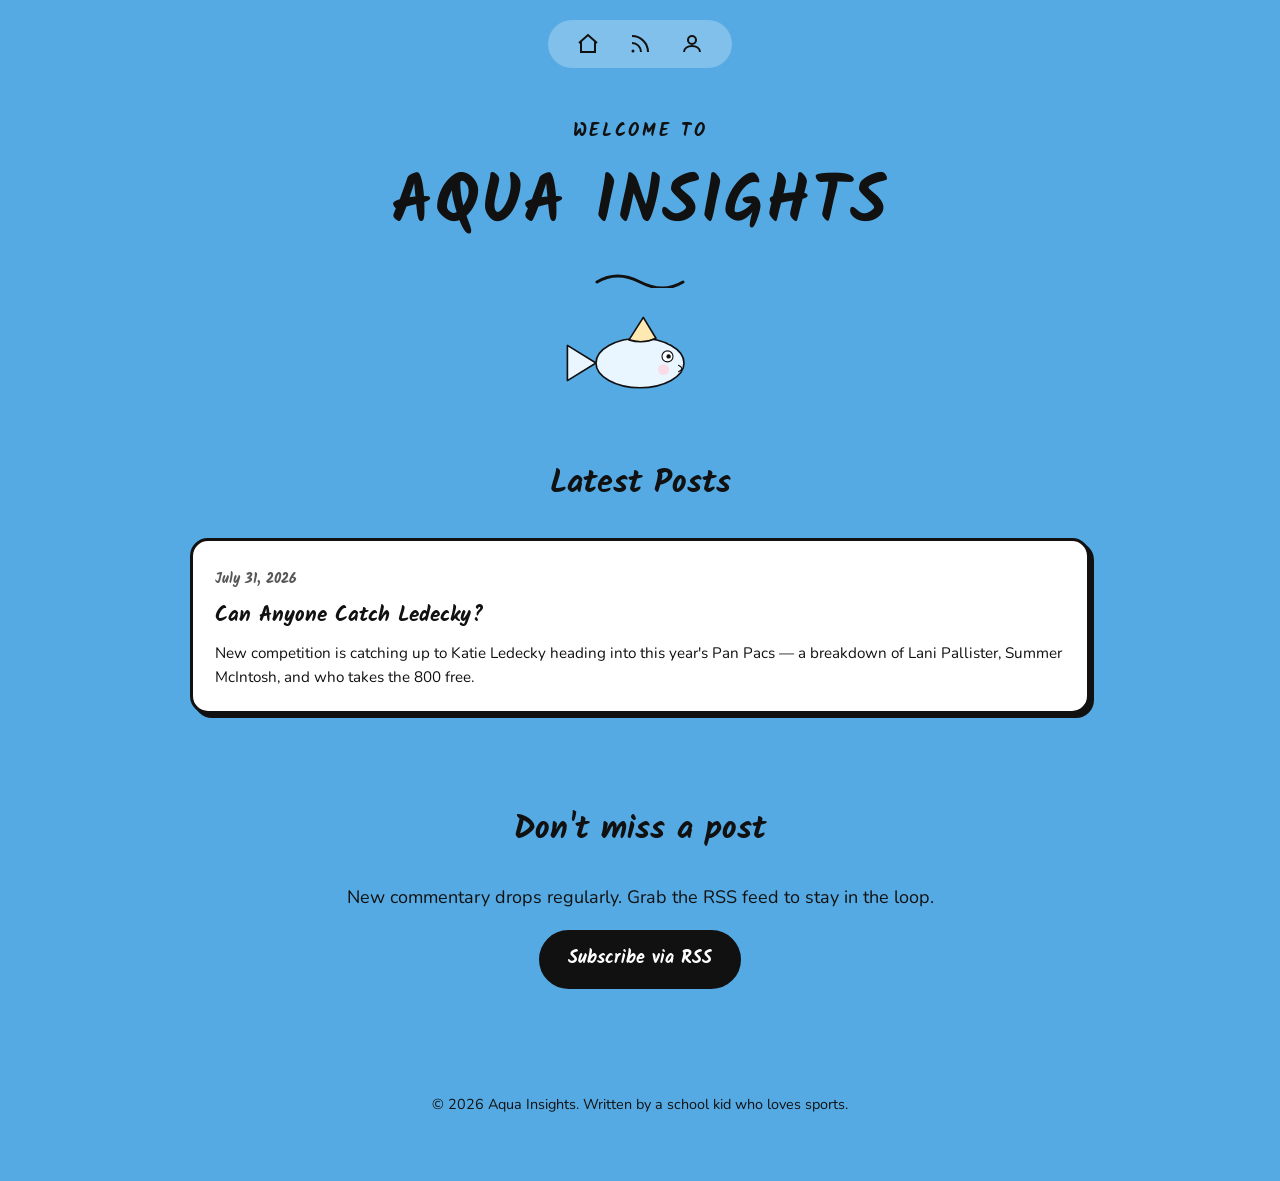
<file: index.html>
<!DOCTYPE html>
<html lang="en">
<head>
<meta charset="UTF-8">
<meta name="viewport" content="width=device-width, initial-scale=1.0">
<title>Aqua Insights — Sports Commentary</title>
<meta name="description" content="Sports commentary written by a school kid who loves the game.">
<link rel="icon" href="data:image/svg+xml,%3Csvg xmlns='http://www.w3.org/2000/svg' viewBox='0 0 100 100'%3E%3Ctext y='.9em' font-size='90'%3E%F0%9F%8F%80%3C/text%3E%3C/svg%3E">
<link rel="preconnect" href="https://fonts.googleapis.com">
<link href="https://fonts.googleapis.com/css2?family=Kalam:wght@400;700&family=Nunito:wght@400;600&display=swap" rel="stylesheet">
<link rel="stylesheet" href="css/style.css">
</head>
<body>

<header class="topbar">
  <nav class="pill-nav">
    <a href="index.html" title="Home" aria-label="Home">
      <svg viewBox="0 0 24 24" fill="none" stroke="currentColor" stroke-width="2"><path d="M3 11l9-8 9 8"/><path d="M5 10v10h14V10"/></svg>
    </a>
    <a href="#posts" title="Latest posts" aria-label="Latest posts">
      <svg viewBox="0 0 24 24" fill="none" stroke="currentColor" stroke-width="2"><path d="M4 11a9 9 0 0 1 9 9"/><path d="M4 4a16 16 0 0 1 16 16"/><circle cx="5" cy="19" r="1.5" fill="currentColor" stroke="none"/></svg>
    </a>
    <a href="about.html" title="About" aria-label="About">
      <svg viewBox="0 0 24 24" fill="none" stroke="currentColor" stroke-width="2"><circle cx="12" cy="8" r="4"/><path d="M4 20c0-4 4-6 8-6s8 2 8 6"/></svg>
    </a>
  </nav>
</header>

<main>
  <section class="hero">
    <p class="eyebrow">WELCOME TO</p>
    <h1 class="site-title">AQUA INSIGHTS</h1>
    <div class="squiggle"></div>

    <div class="hero-art">
      <svg class="fish" viewBox="0 0 400 200" xmlns="http://www.w3.org/2000/svg" role="img" aria-label="A cartoon fish swimming">
        <circle class="bubble bubble-1" cx="262" cy="78" r="4" fill="#fff" opacity="0.8"/>
        <circle class="bubble bubble-2" cx="274" cy="92" r="3" fill="#fff" opacity="0.8"/>
        <circle class="bubble bubble-3" cx="252" cy="66" r="2.5" fill="#fff" opacity="0.8"/>

        <g class="fish-body">
          <path class="fish-tail" d="M120 100 L68 68 L68 132 Z" fill="#eaf6ff" stroke="#111" stroke-width="3" stroke-linejoin="round"/>
          <ellipse cx="200" cy="100" rx="80" ry="45" fill="#eaf6ff" stroke="#111" stroke-width="3"/>
          <path d="M180 58 L206 17 L229 55 Q206 66 180 58 Z" fill="#ffe9b3" stroke="#111" stroke-width="3" stroke-linejoin="round"/>
          <circle cx="243" cy="112" r="10" fill="#ffd1dc" opacity="0.7"/>
          <g class="fish-eye">
            <circle cx="250" cy="88" r="10" fill="#fff" stroke="#111" stroke-width="2"/>
            <circle cx="252" cy="88" r="4" fill="#111"/>
          </g>
          <path d="M270 104 Q282 110 270 116" fill="none" stroke="#111" stroke-width="2" stroke-linecap="round"/>
        </g>
      </svg>
    </div>

  </section>

  <section class="posts-section" id="posts">
    <h2>Latest Posts</h2>
    <div id="posts-grid" class="posts-grid">
      <p class="empty-state">Loading posts…</p>
    </div>
  </section>

  <section class="subscribe">
    <h2>Don't miss a post</h2>
    <p>New commentary drops regularly. Grab the RSS feed to stay in the loop.</p>
    <a class="btn" href="feed.xml">Subscribe via RSS</a>
  </section>
</main>

<footer>
  <p>&copy; <span id="year"></span> Aqua Insights. Written by a school kid who loves sports.</p>
</footer>

<script src="js/main.js"></script>
</body>
</html>
</file>
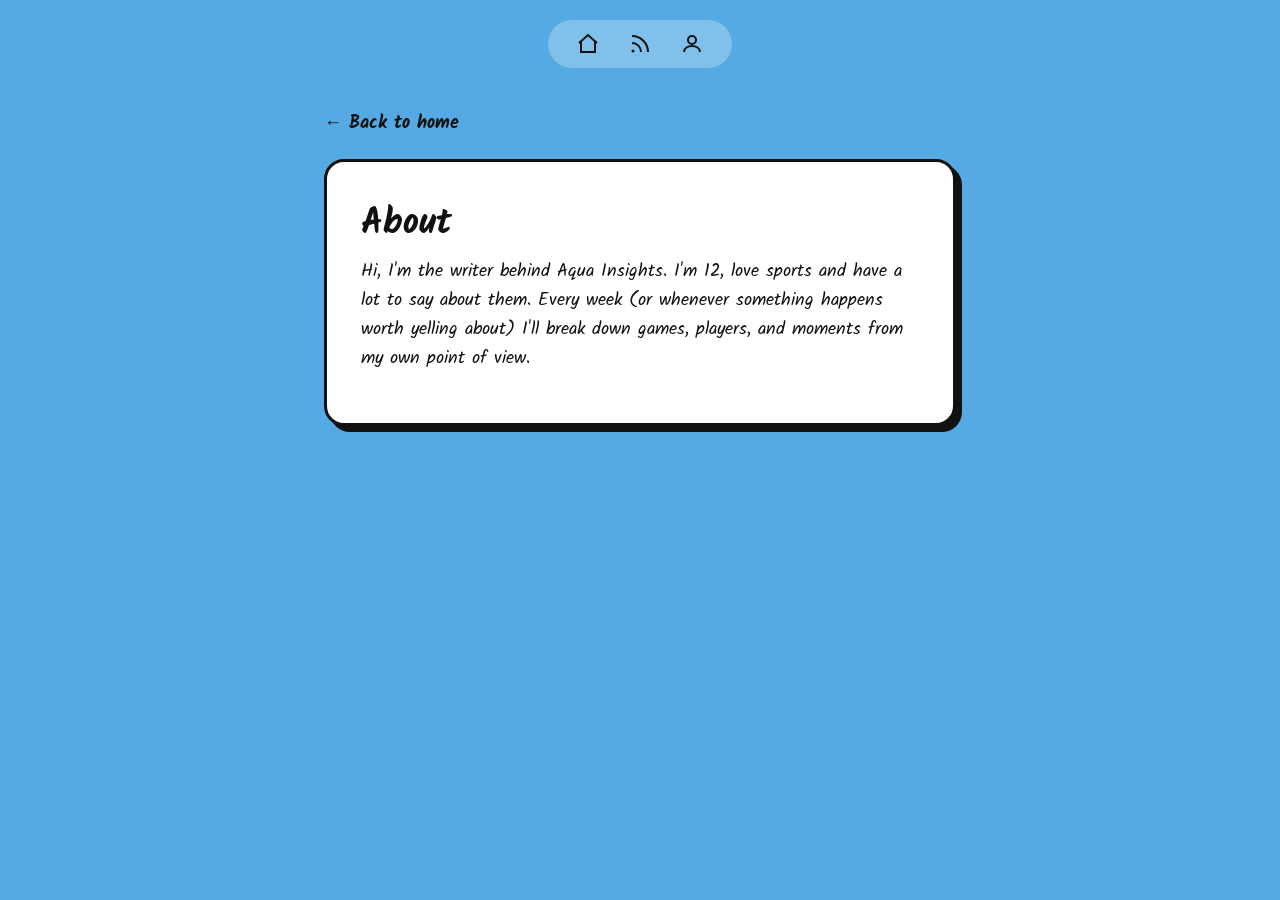
<file: about.html>
<!DOCTYPE html>
<html lang="en">
<head>
<meta charset="UTF-8">
<meta name="viewport" content="width=device-width, initial-scale=1.0">
<title>About — Aqua Insights</title>
<link rel="icon" href="data:image/svg+xml,%3Csvg xmlns='http://www.w3.org/2000/svg' viewBox='0 0 100 100'%3E%3Ctext y='.9em' font-size='90'%3E%F0%9F%8F%80%3C/text%3E%3C/svg%3E">
<link rel="preconnect" href="https://fonts.googleapis.com">
<link href="https://fonts.googleapis.com/css2?family=Kalam:wght@400;700&family=Nunito:wght@400;600&display=swap" rel="stylesheet">
<link rel="stylesheet" href="css/style.css">
</head>
<body>

<header class="topbar">
  <nav class="pill-nav">
    <a href="index.html" title="Home" aria-label="Home">
      <svg viewBox="0 0 24 24" fill="none" stroke="currentColor" stroke-width="2"><path d="M3 11l9-8 9 8"/><path d="M5 10v10h14V10"/></svg>
    </a>
    <a href="index.html#posts" title="Latest posts" aria-label="Latest posts">
      <svg viewBox="0 0 24 24" fill="none" stroke="currentColor" stroke-width="2"><path d="M4 11a9 9 0 0 1 9 9"/><path d="M4 4a16 16 0 0 1 16 16"/><circle cx="5" cy="19" r="1.5" fill="currentColor" stroke="none"/></svg>
    </a>
    <a href="about.html" title="About" aria-label="About">
      <svg viewBox="0 0 24 24" fill="none" stroke="currentColor" stroke-width="2"><circle cx="12" cy="8" r="4"/><path d="M4 20c0-4 4-6 8-6s8 2 8 6"/></svg>
    </a>
  </nav>
</header>

<main class="post-page">
  <a class="back" href="index.html">&larr; Back to home</a>
  <article>
    <h1>About</h1>
    <p class="about-text">
      Hi, I'm the writer behind Aqua Insights. I'm 12, love sports and have a lot to say
      about them. Every week (or whenever something happens worth yelling about) I'll
      break down games, players, and moments from my own point of view.
    </p>
  </article>
</main>

<script src="js/main.js"></script>
</body>
</html>
</file>
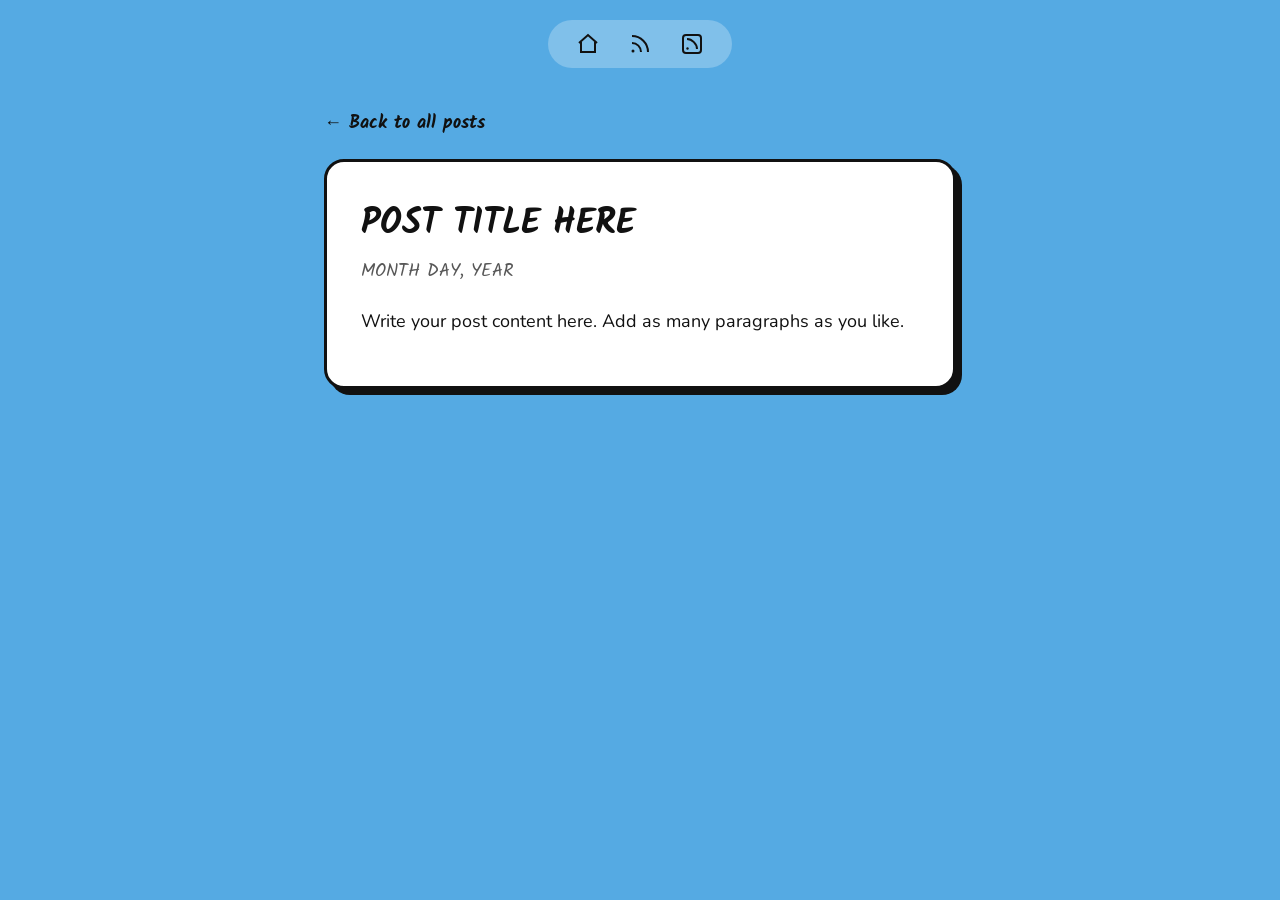
<file: posts/_template.html>
<!DOCTYPE html>
<html lang="en">
<head>
<meta charset="UTF-8">
<meta name="viewport" content="width=device-width, initial-scale=1.0">
<title>POST TITLE HERE</title>
<link rel="icon" href="data:image/svg+xml,%3Csvg xmlns='http://www.w3.org/2000/svg' viewBox='0 0 100 100'%3E%3Ctext y='.9em' font-size='90'%3E%F0%9F%8F%80%3C/text%3E%3C/svg%3E">
<link rel="preconnect" href="https://fonts.googleapis.com">
<link href="https://fonts.googleapis.com/css2?family=Kalam:wght@400;700&family=Nunito:wght@400;600&display=swap" rel="stylesheet">
<link rel="stylesheet" href="../css/style.css">
</head>
<body>

<header class="topbar">
  <nav class="pill-nav">
    <a href="../index.html" title="Home" aria-label="Home">
      <svg viewBox="0 0 24 24" fill="none" stroke="currentColor" stroke-width="2"><path d="M3 11l9-8 9 8"/><path d="M5 10v10h14V10"/></svg>
    </a>
    <a href="../index.html#posts" title="Latest posts" aria-label="Latest posts">
      <svg viewBox="0 0 24 24" fill="none" stroke="currentColor" stroke-width="2"><path d="M4 11a9 9 0 0 1 9 9"/><path d="M4 4a16 16 0 0 1 16 16"/><circle cx="5" cy="19" r="1.5" fill="currentColor" stroke="none"/></svg>
    </a>
    <a href="../feed.xml" title="RSS feed" aria-label="RSS feed">
      <svg viewBox="0 0 24 24" fill="none" stroke="currentColor" stroke-width="2"><rect x="3" y="3" width="18" height="18" rx="3"/><path d="M7 7c5 0 10 5 10 10"/><circle cx="7.5" cy="16.5" r="1.2" fill="currentColor" stroke="none"/></svg>
    </a>
  </nav>
</header>

<main class="post-page">
  <a class="back" href="../index.html#posts">&larr; Back to all posts</a>
  <article>
    <h1>POST TITLE HERE</h1>
    <span class="date">MONTH DAY, YEAR</span>
    <p>Write your post content here. Add as many paragraphs as you like.</p>
  </article>
</main>

<script src="../js/main.js"></script>
</body>
</html>
</file>
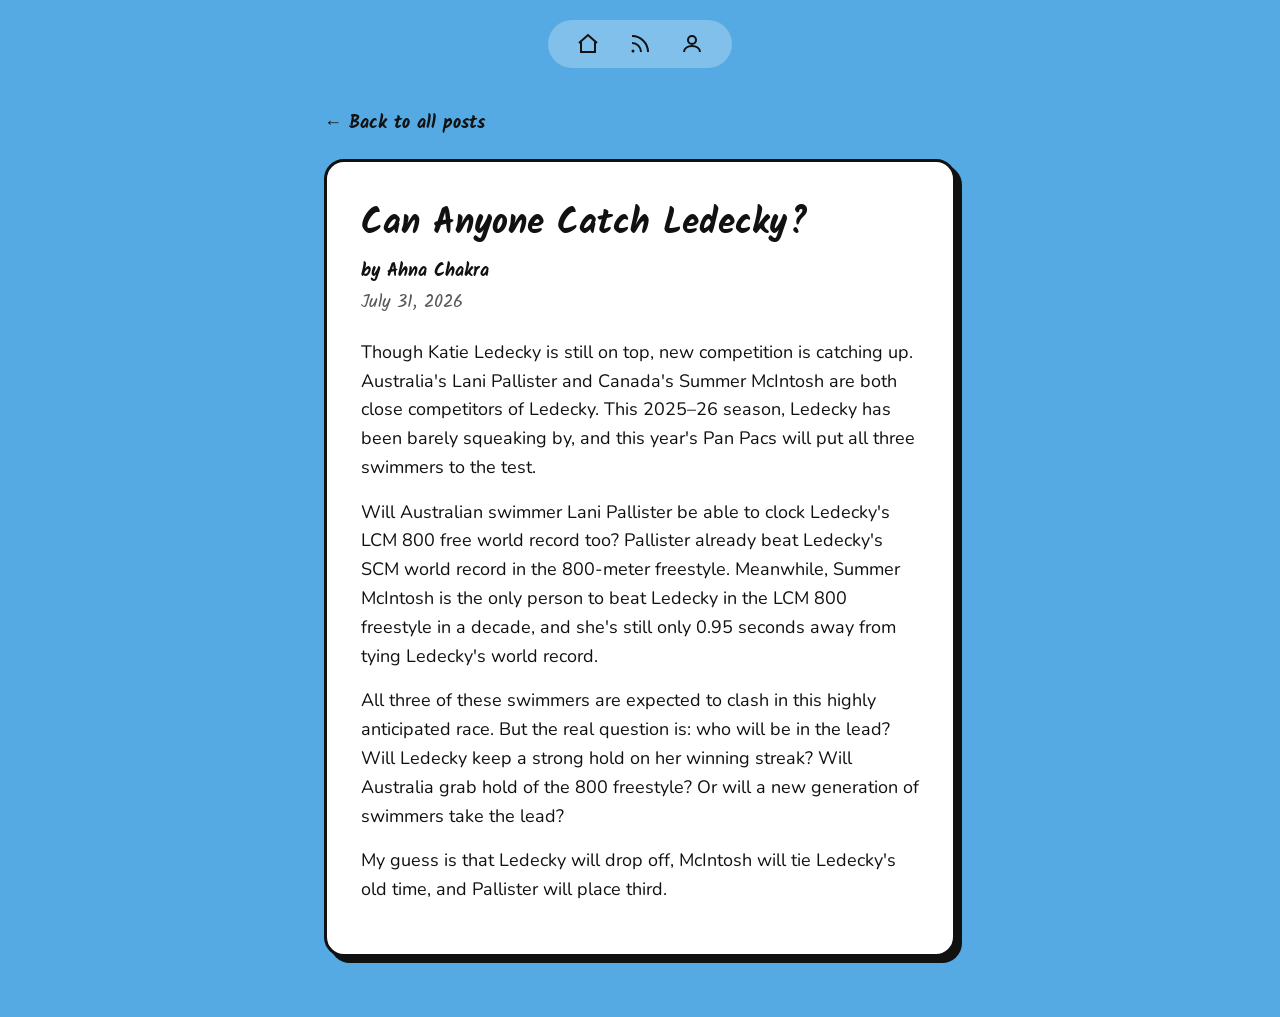
<file: posts/catching-ledecky.html>
<!DOCTYPE html>
<html lang="en">
<head>
<meta charset="UTF-8">
<meta name="viewport" content="width=device-width, initial-scale=1.0">
<title>Can Anyone Catch Ledecky? — Aqua Insights</title>
<link rel="icon" href="data:image/svg+xml,%3Csvg xmlns='http://www.w3.org/2000/svg' viewBox='0 0 100 100'%3E%3Ctext y='.9em' font-size='90'%3E%F0%9F%8F%80%3C/text%3E%3C/svg%3E">
<link rel="preconnect" href="https://fonts.googleapis.com">
<link href="https://fonts.googleapis.com/css2?family=Kalam:wght@400;700&family=Nunito:wght@400;600&display=swap" rel="stylesheet">
<link rel="stylesheet" href="../css/style.css">
</head>
<body>

<header class="topbar">
  <nav class="pill-nav">
    <a href="../index.html" title="Home" aria-label="Home">
      <svg viewBox="0 0 24 24" fill="none" stroke="currentColor" stroke-width="2"><path d="M3 11l9-8 9 8"/><path d="M5 10v10h14V10"/></svg>
    </a>
    <a href="../index.html#posts" title="Latest posts" aria-label="Latest posts">
      <svg viewBox="0 0 24 24" fill="none" stroke="currentColor" stroke-width="2"><path d="M4 11a9 9 0 0 1 9 9"/><path d="M4 4a16 16 0 0 1 16 16"/><circle cx="5" cy="19" r="1.5" fill="currentColor" stroke="none"/></svg>
    </a>
    <a href="../about.html" title="About" aria-label="About">
      <svg viewBox="0 0 24 24" fill="none" stroke="currentColor" stroke-width="2"><circle cx="12" cy="8" r="4"/><path d="M4 20c0-4 4-6 8-6s8 2 8 6"/></svg>
    </a>
  </nav>
</header>

<main class="post-page">
  <a class="back" href="../index.html#posts">&larr; Back to all posts</a>
  <article>
    <h1>Can Anyone Catch Ledecky?</h1>
    <span class="byline">by Ahna Chakra</span>
    <span class="date">July 31, 2026</span>

    <p>
      Though Katie Ledecky is still on top, new competition is catching up. Australia's
      Lani Pallister and Canada's Summer McIntosh are both close competitors of Ledecky.
      This 2025&ndash;26 season, Ledecky has been barely squeaking by, and this year's
      Pan Pacs will put all three swimmers to the test.
    </p>

    <p>
      Will Australian swimmer Lani Pallister be able to clock Ledecky's LCM 800 free
      world record too? Pallister already beat Ledecky's SCM world record in the
      800-meter freestyle. Meanwhile, Summer McIntosh is the only person to beat Ledecky
      in the LCM 800 freestyle in a decade, and she's still only 0.95 seconds away
      from tying Ledecky's world record.
    </p>

    <p>
      All three of these swimmers are expected to clash in this highly anticipated race.
      But the real question is: who will be in the lead? Will Ledecky keep a strong hold
      on her winning streak? Will Australia grab hold of the 800 freestyle? Or will a new
      generation of swimmers take the lead?
    </p>

    <p>
      My guess is that Ledecky will drop off, McIntosh will tie Ledecky's old time, and
      Pallister will place third.
    </p>
  </article>
</main>

<script src="../js/main.js"></script>
</body>
</html>
</file>
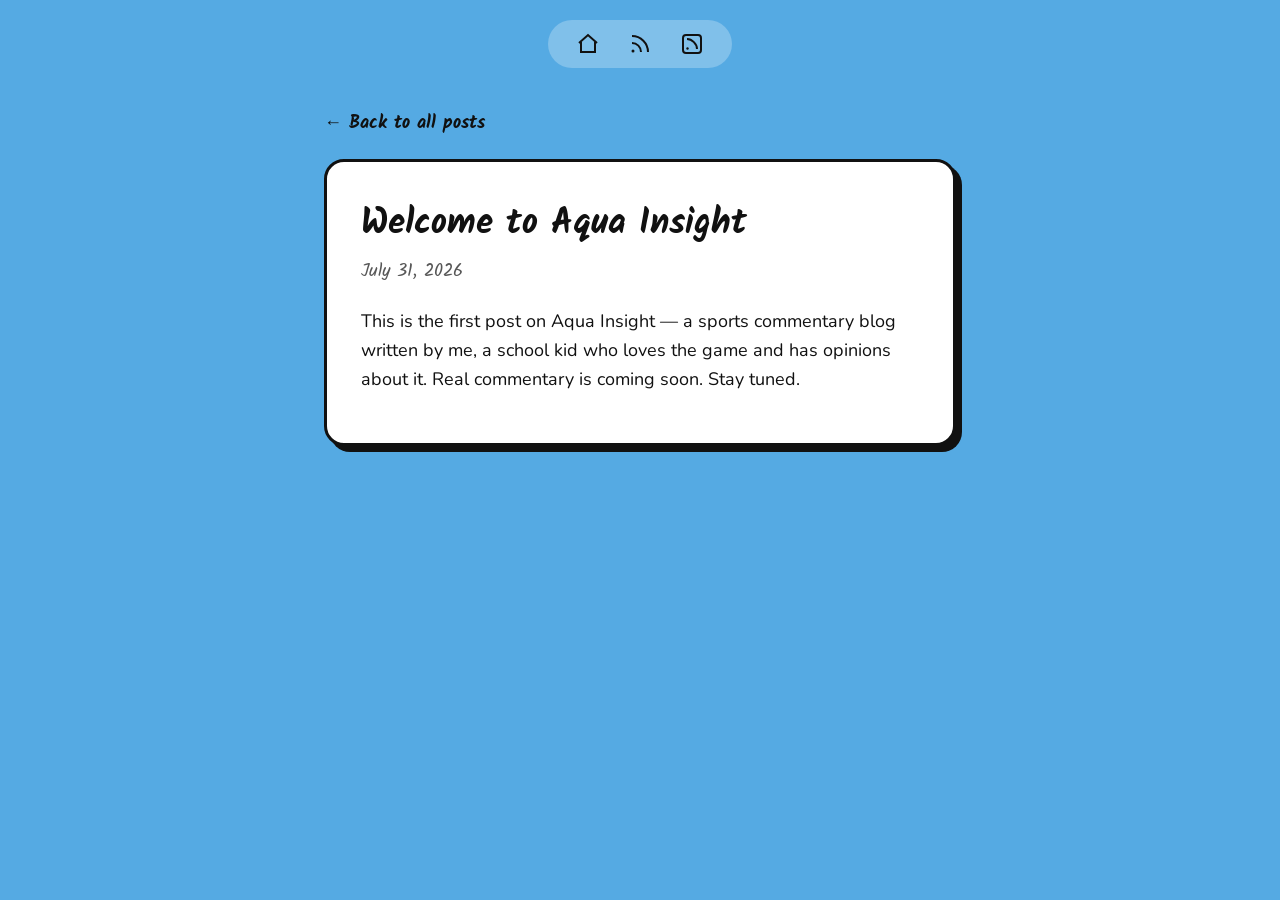
<file: posts/hello-world.html>
<!DOCTYPE html>
<html lang="en">
<head>
<meta charset="UTF-8">
<meta name="viewport" content="width=device-width, initial-scale=1.0">
<title>Welcome to Aqua Insight</title>
<link rel="icon" href="data:image/svg+xml,%3Csvg xmlns='http://www.w3.org/2000/svg' viewBox='0 0 100 100'%3E%3Ctext y='.9em' font-size='90'%3E%F0%9F%8F%80%3C/text%3E%3C/svg%3E">
<link rel="preconnect" href="https://fonts.googleapis.com">
<link href="https://fonts.googleapis.com/css2?family=Kalam:wght@400;700&family=Nunito:wght@400;600&display=swap" rel="stylesheet">
<link rel="stylesheet" href="../css/style.css">
</head>
<body>

<header class="topbar">
  <nav class="pill-nav">
    <a href="../index.html" title="Home" aria-label="Home">
      <svg viewBox="0 0 24 24" fill="none" stroke="currentColor" stroke-width="2"><path d="M3 11l9-8 9 8"/><path d="M5 10v10h14V10"/></svg>
    </a>
    <a href="../index.html#posts" title="Latest posts" aria-label="Latest posts">
      <svg viewBox="0 0 24 24" fill="none" stroke="currentColor" stroke-width="2"><path d="M4 11a9 9 0 0 1 9 9"/><path d="M4 4a16 16 0 0 1 16 16"/><circle cx="5" cy="19" r="1.5" fill="currentColor" stroke="none"/></svg>
    </a>
    <a href="../feed.xml" title="RSS feed" aria-label="RSS feed">
      <svg viewBox="0 0 24 24" fill="none" stroke="currentColor" stroke-width="2"><rect x="3" y="3" width="18" height="18" rx="3"/><path d="M7 7c5 0 10 5 10 10"/><circle cx="7.5" cy="16.5" r="1.2" fill="currentColor" stroke="none"/></svg>
    </a>
  </nav>
</header>

<main class="post-page">
  <a class="back" href="../index.html#posts">&larr; Back to all posts</a>
  <article>
    <h1>Welcome to Aqua Insight</h1>
    <span class="date">July 31, 2026</span>
    <p>
      This is the first post on Aqua Insight — a sports commentary blog written by me,
      a school kid who loves the game and has opinions about it. Real commentary is
      coming soon. Stay tuned.
    </p>
  </article>
</main>

<script src="../js/main.js"></script>
</body>
</html>
</file>
<file: css/style.css>
:root {
  --blue: #55aae3;
  --blue-dark: #2f7cb8;
  --ink: #111111;
  --card-1: #ffffff;
  --card-2: #ffe9b3;
  --card-3: #ffd1dc;
  --card-4: #c8f4de;
  --pill-bg: rgba(255, 255, 255, 0.25);
  --max-width: 900px;
}

* {
  box-sizing: border-box;
}

html {
  scroll-behavior: smooth;
}

body {
  margin: 0;
  background: var(--blue);
  color: var(--ink);
  font-family: "Nunito", sans-serif;
  font-size: 18px;
  line-height: 1.6;
}

h1, h2, h3, .brand {
  font-family: "Kalam", cursive;
  font-weight: 700;
  margin: 0;
}

a {
  color: var(--ink);
}

img, svg {
  max-width: 100%;
}

.wrap {
  max-width: var(--max-width);
  margin: 0 auto;
  padding: 0 24px;
}

/* Nav */
.topbar {
  padding: 20px 24px;
  display: flex;
  justify-content: center;
}

.pill-nav {
  display: flex;
  align-items: center;
  gap: 28px;
  background: var(--pill-bg);
  border-radius: 999px;
  padding: 12px 28px;
}

.pill-nav a {
  display: flex;
  align-items: center;
  justify-content: center;
  text-decoration: none;
  color: var(--ink);
}

.pill-nav svg {
  width: 24px;
  height: 24px;
}

/* Hero */
.hero {
  text-align: center;
  padding: 12px 24px 10px;
}

.eyebrow {
  font-family: "Kalam", cursive;
  font-weight: 700;
  letter-spacing: 0.15em;
  margin-bottom: 4px;
}

.site-title {
  font-size: clamp(2.6rem, 8vw, 4.2rem);
  letter-spacing: 0.03em;
}

.squiggle {
  width: 90px;
  height: 20px;
  margin: 10px auto;
  background: url("data:image/svg+xml,%3Csvg xmlns='http://www.w3.org/2000/svg' viewBox='0 0 90 20'%3E%3Cpath d='M2 14 Q 22 2 45 14 T 88 14' fill='none' stroke='%23111111' stroke-width='3' stroke-linecap='round'/%3E%3C/svg%3E") no-repeat center / contain;
}

.tagline {
  font-family: "Kalam", cursive;
  font-weight: 700;
  font-size: 1.2rem;
}

.tagline .accent {
  text-decoration: underline;
  text-decoration-style: wavy;
}

.hero-art {
  margin: 20px auto 10px;
  max-width: 640px;
}

/* Fish mascot */
.fish {
  width: 220px;
  height: auto;
  display: block;
  margin: 0 auto;
  cursor: pointer;
  transition: transform 0.25s ease;
}

.fish:hover {
  transform: scale(1.05);
}

.fish-body {
  transform-origin: 200px 100px;
  animation: fish-bob 2.4s ease-in-out infinite;
}

.fish-tail {
  transform-box: fill-box;
  transform-origin: right center;
  animation: fish-tail-wag 0.7s ease-in-out infinite;
}

.fish:hover .fish-tail {
  animation-duration: 0.35s;
}

.fish-eye {
  transform-box: fill-box;
  transform-origin: center;
  animation: fish-blink 4s ease-in-out infinite;
}

.bubble {
  transform-box: fill-box;
  transform-origin: center;
  animation: fish-bubble 2.6s ease-in infinite;
}

.bubble-2 {
  animation-delay: 0.6s;
}

.bubble-3 {
  animation-delay: 1.3s;
}

@keyframes fish-bob {
  0%, 100% { transform: translateY(0) rotate(0deg); }
  50% { transform: translateY(-8px) rotate(-2deg); }
}

@keyframes fish-tail-wag {
  0%, 100% { transform: scaleX(1); }
  50% { transform: scaleX(0.55); }
}

@keyframes fish-blink {
  0%, 92%, 100% { transform: scaleY(1); }
  95% { transform: scaleY(0.1); }
}

@keyframes fish-bubble {
  0% { transform: translateY(0); opacity: 0; }
  15% { opacity: 0.8; }
  100% { transform: translateY(-40px); opacity: 0; }
}

@media (prefers-reduced-motion: reduce) {
  .fish-body, .fish-tail, .fish-eye, .bubble {
    animation: none;
  }
}

.about-text {
  font-family: "Kalam", cursive;
}

/* Posts */
.posts-section {
  padding: 20px 24px 50px;
}

.posts-section h2,
.subscribe h2 {
  text-align: center;
  font-size: 2rem;
  margin-bottom: 28px;
}

.posts-grid {
  max-width: var(--max-width);
  margin: 0 auto;
  display: grid;
  grid-template-columns: repeat(auto-fit, minmax(240px, 1fr));
  gap: 20px;
}

.post-card {
  display: block;
  text-decoration: none;
  border-radius: 18px;
  padding: 22px;
  border: 3px solid var(--ink);
  box-shadow: 4px 4px 0 var(--ink);
  transition: transform 0.15s ease;
}

.post-card:hover {
  transform: translate(-2px, -2px);
}

.post-card:nth-child(4n+1) { background: var(--card-1); }
.post-card:nth-child(4n+2) { background: var(--card-2); }
.post-card:nth-child(4n+3) { background: var(--card-3); }
.post-card:nth-child(4n+4) { background: var(--card-4); }

.post-card .date {
  font-family: "Kalam", cursive;
  font-weight: 700;
  font-size: 0.85rem;
  opacity: 0.7;
}

.post-card h3 {
  font-size: 1.3rem;
  margin: 8px 0;
}

.post-card p {
  margin: 0;
  font-size: 0.95rem;
}

.empty-state {
  text-align: center;
  opacity: 0.8;
}

/* Subscribe */
.subscribe {
  text-align: center;
  padding: 40px 24px 60px;
}

.btn {
  display: inline-block;
  background: var(--ink);
  color: #fff;
  text-decoration: none;
  font-family: "Kalam", cursive;
  font-weight: 700;
  padding: 12px 26px;
  border-radius: 999px;
  border: 3px solid var(--ink);
}

.btn:hover {
  background: transparent;
  color: var(--ink);
}

/* Footer */
footer {
  text-align: center;
  padding: 30px 24px 50px;
  font-size: 0.9rem;
}

/* Post page */
.post-page {
  max-width: 680px;
  margin: 0 auto;
  padding: 20px 24px 60px;
}

.post-page .back {
  display: inline-block;
  margin-bottom: 20px;
  font-family: "Kalam", cursive;
  font-weight: 700;
  text-decoration: none;
}

.post-page article {
  background: #fff;
  border: 3px solid var(--ink);
  box-shadow: 6px 6px 0 var(--ink);
  border-radius: 20px;
  padding: 34px;
}

.post-page h1 {
  font-size: 2.2rem;
  margin-bottom: 6px;
}

.post-page .byline {
  font-family: "Kalam", cursive;
  font-weight: 700;
  display: block;
  margin-bottom: 2px;
}

.post-page .date {
  font-family: "Kalam", cursive;
  opacity: 0.7;
  margin-bottom: 20px;
  display: block;
}

.post-page p {
  margin: 0 0 16px;
}
</file>
